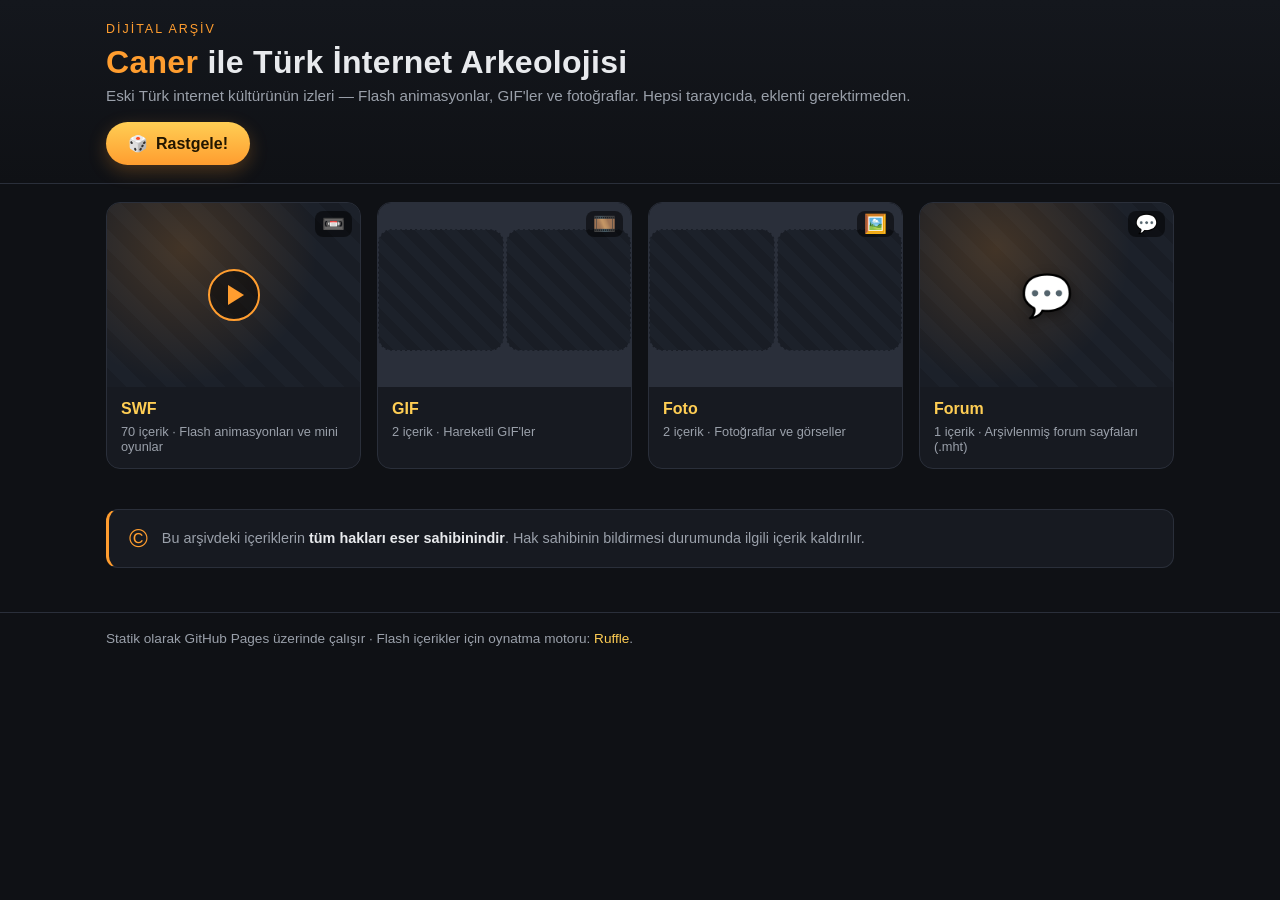
<file: index.html>
<!DOCTYPE html>
<html lang="tr">
  <head>
    <meta charset="utf-8" />
    <meta name="viewport" content="width=device-width, initial-scale=1, viewport-fit=cover" />
    <title>Caner ile Türk İnternet Arkeolojisi</title>
    <meta
      name="description"
      content="Eski Türk internet kültürünün dijital arşivi: SWF (Flash), GIF ve fotoğraf koleksiyonları. Tarayıcıda, eklentisiz."
    />
    <meta name="theme-color" content="#0f1115" />
    <meta property="og:title" content="Caner ile Türk İnternet Arkeolojisi" />
    <meta
      property="og:description"
      content="Eski Türk internet kültürünün dijital arşivi: SWF, GIF ve fotoğraf."
    />
    <meta property="og:type" content="website" />
    <link rel="stylesheet" href="assets/style.css" />
    <link
      rel="icon"
      href="data:image/svg+xml,%3Csvg xmlns='http://www.w3.org/2000/svg' viewBox='0 0 100 100'%3E%3Ctext y='.9em' font-size='90'%3E%F0%9F%97%BF%3C/text%3E%3C/svg%3E"
    />
  </head>
  <body>
    <header class="site-header">
      <div class="container">
        <p class="kicker">Dijital Arşiv</p>
        <h1><span class="name">Caner</span> ile Türk İnternet Arkeolojisi</h1>
        <p>
          Eski Türk internet kültürünün izleri — Flash animasyonlar, GIF'ler ve
          fotoğraflar. Hepsi tarayıcıda, eklenti gerektirmeden.
        </p>
        <button class="random-btn" id="randomBtn" type="button">
          <span aria-hidden="true">🎲</span> Rastgele!
        </button>
      </div>
    </header>

    <main class="container">
      <div class="grid home-cats" id="cats">
        <!-- Kategori önizleme kutuları landing.js tarafından oluşturulur -->
      </div>

      <section class="copyright-note" aria-label="Telif hakkı bilgisi">
        <span class="ico" aria-hidden="true">©</span>
        <p>
          Bu arşivdeki içeriklerin <strong>tüm hakları eser sahibinindir</strong>.
          Hak sahibinin bildirmesi durumunda ilgili içerik kaldırılır.
        </p>
      </section>
    </main>

    <footer class="site-footer">
      <div class="container">
        Statik olarak GitHub Pages üzerinde çalışır · Flash içerikler için oynatma
        motoru: <a href="https://ruffle.rs" rel="noopener" target="_blank">Ruffle</a>.
      </div>
    </footer>

    <script src="ruffle/ruffle.js"></script>
    <script src="assets/manifest.js"></script>
    <script src="assets/modal.js" defer></script>
    <script src="assets/landing.js" defer></script>
  </body>
</html>
</file>
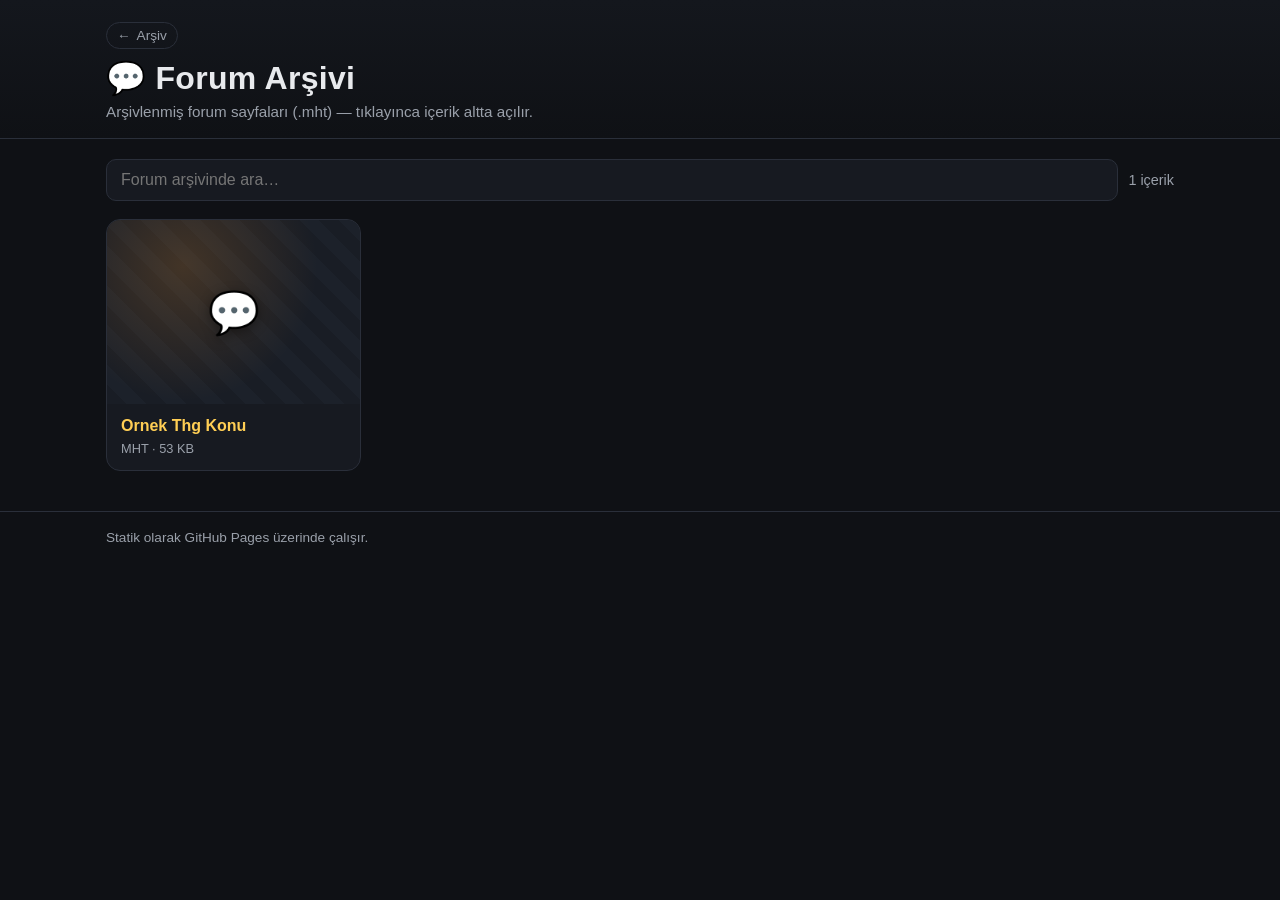
<file: forum.html>
<!DOCTYPE html>
<html lang="tr">
  <head>
    <meta charset="utf-8" />
    <meta name="viewport" content="width=device-width, initial-scale=1, viewport-fit=cover" />
    <title>Forum Arşivi — Caner ile Türk İnternet Arkeolojisi</title>
    <meta name="description" content="Arşivlenmiş forum sayfaları (.mht) — tarayıcıda görüntülenir." />
    <meta name="theme-color" content="#0f1115" />
    <link rel="stylesheet" href="assets/style.css" />
    <link
      rel="icon"
      href="data:image/svg+xml,%3Csvg xmlns='http://www.w3.org/2000/svg' viewBox='0 0 100 100'%3E%3Ctext y='.9em' font-size='90'%3E%F0%9F%92%AC%3C/text%3E%3C/svg%3E"
    />
  </head>
  <body data-category="forum_thg_tr">
    <header class="site-header">
      <div class="container">
        <div class="brandline">
          <a class="home-link" href="index.html"><span aria-hidden="true">←</span> Arşiv</a>
        </div>
        <h1 style="margin-top: 10px"><span class="flash">💬</span> Forum Arşivi</h1>
        <p>Arşivlenmiş forum sayfaları (.mht) — tıklayınca içerik altta açılır.</p>
      </div>
    </header>

    <main class="container">
      <div class="toolbar">
        <div class="search">
          <input id="search" type="search" placeholder="Forum arşivinde ara…" autocomplete="off" aria-label="Ara" />
        </div>
        <span class="count-pill" id="count"></span>
      </div>

      <div class="grid" id="grid" hidden></div>

      <div class="empty" id="empty" hidden>
        <h2>Henüz içerik yok</h2>
        <p><code>arsiv/forum_thg_tr/</code> klasörüne <code>.mht</code> dosyaları ekleyin; liste otomatik güncellenir.</p>
      </div>

      <div class="empty" id="error" hidden>
        <h2>Liste yüklenemedi</h2>
        <p><code>manifest.json</code> bulunamadı. <code>node scripts/generate-manifest.mjs</code> komutunu çalıştırın.</p>
      </div>
    </main>

    <footer class="site-footer">
      <div class="container">Statik olarak GitHub Pages üzerinde çalışır.</div>
    </footer>

    <script src="assets/manifest.js"></script>
    <script src="assets/gallery.js" defer></script>
  </body>
</html>
</file>
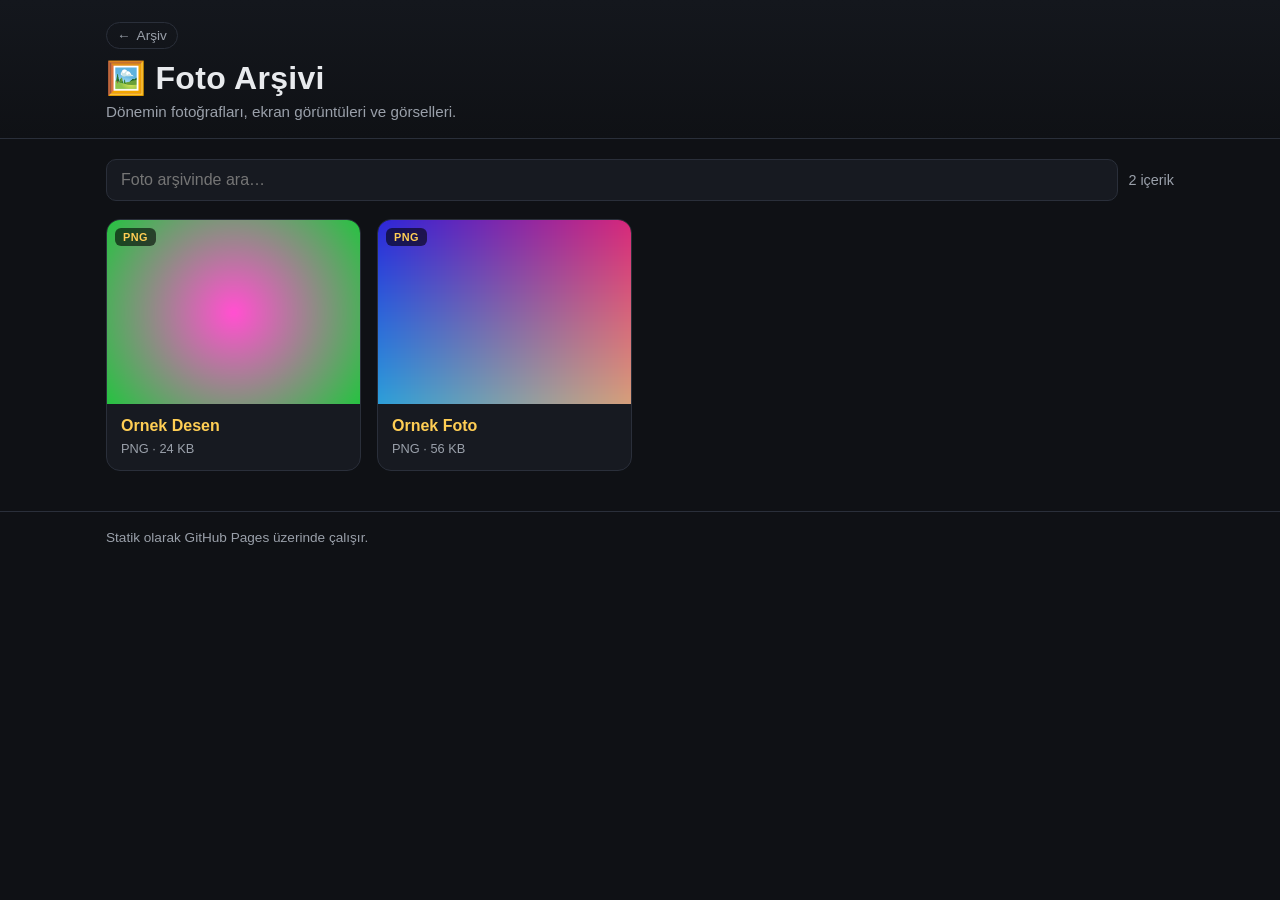
<file: foto.html>
<!DOCTYPE html>
<html lang="tr">
  <head>
    <meta charset="utf-8" />
    <meta name="viewport" content="width=device-width, initial-scale=1, viewport-fit=cover" />
    <title>Foto Arşivi — Caner ile Türk İnternet Arkeolojisi</title>
    <meta name="description" content="Dönemin fotoğrafları, ekran görüntüleri ve görselleri." />
    <meta name="theme-color" content="#0f1115" />
    <link rel="stylesheet" href="assets/style.css" />
    <link
      rel="icon"
      href="data:image/svg+xml,%3Csvg xmlns='http://www.w3.org/2000/svg' viewBox='0 0 100 100'%3E%3Ctext y='.9em' font-size='90'%3E%F0%9F%96%BC%3C/text%3E%3C/svg%3E"
    />
  </head>
  <body data-category="foto">
    <header class="site-header">
      <div class="container">
        <div class="brandline">
          <a class="home-link" href="index.html"><span aria-hidden="true">←</span> Arşiv</a>
        </div>
        <h1 style="margin-top: 10px"><span class="flash">🖼️</span> Foto Arşivi</h1>
        <p>Dönemin fotoğrafları, ekran görüntüleri ve görselleri.</p>
      </div>
    </header>

    <main class="container">
      <div class="toolbar">
        <div class="search">
          <input id="search" type="search" placeholder="Foto arşivinde ara…" autocomplete="off" aria-label="Ara" />
        </div>
        <span class="count-pill" id="count"></span>
      </div>

      <div class="grid" id="grid" hidden></div>

      <div class="empty" id="empty" hidden>
        <h2>Henüz içerik yok</h2>
        <p><code>arsiv/foto/</code> klasörüne fotoğraf (jpg, png, webp…) ekleyin; liste otomatik güncellenir.</p>
      </div>

      <div class="empty" id="error" hidden>
        <h2>Liste yüklenemedi</h2>
        <p><code>manifest.json</code> bulunamadı. <code>node scripts/generate-manifest.mjs</code> komutunu çalıştırın.</p>
      </div>
    </main>

    <footer class="site-footer">
      <div class="container">Statik olarak GitHub Pages üzerinde çalışır.</div>
    </footer>

    <script src="assets/gallery.js" defer></script>
  </body>
</html>
</file>
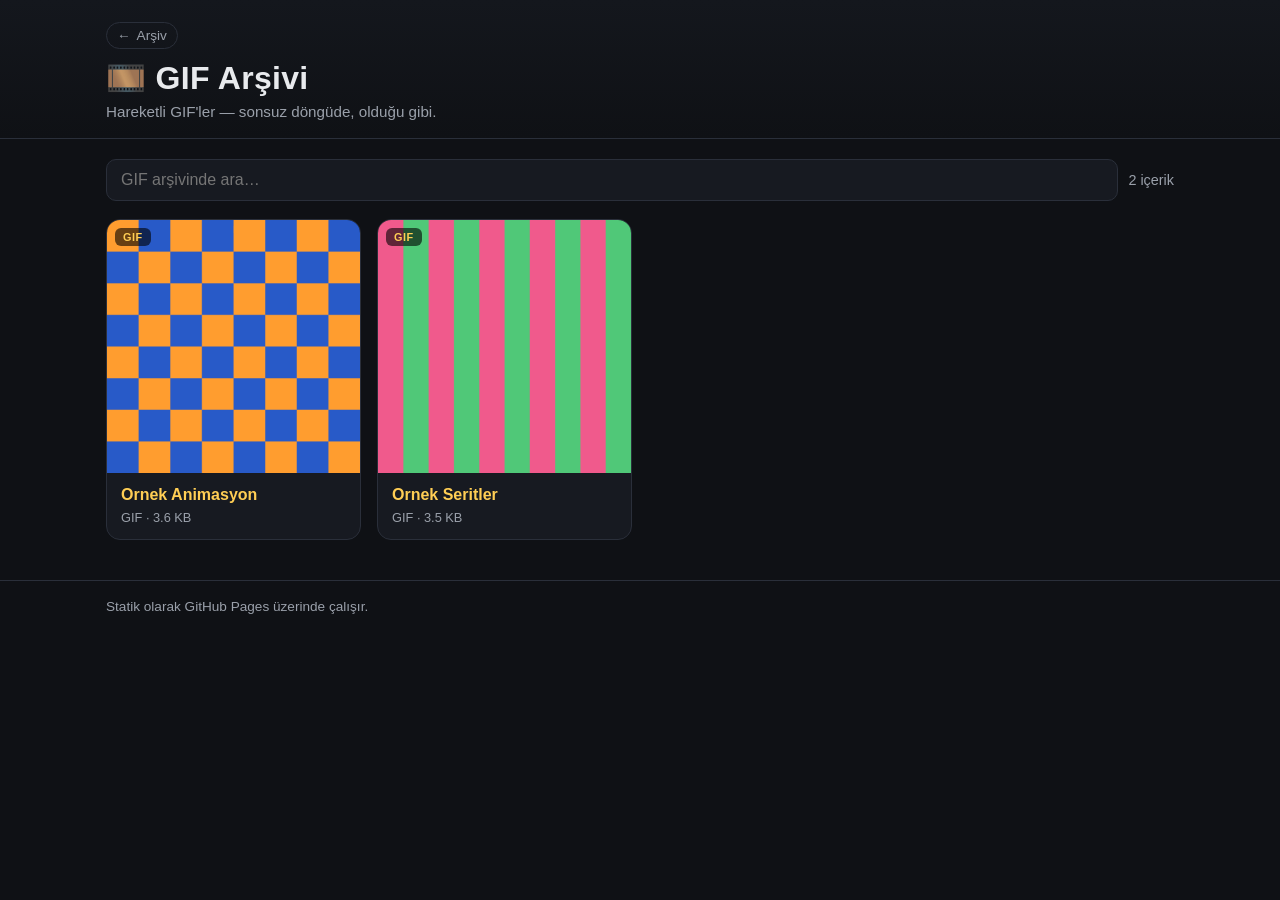
<file: gif.html>
<!DOCTYPE html>
<html lang="tr">
  <head>
    <meta charset="utf-8" />
    <meta name="viewport" content="width=device-width, initial-scale=1, viewport-fit=cover" />
    <title>GIF Arşivi — Caner ile Türk İnternet Arkeolojisi</title>
    <meta name="description" content="Eski hareketli GIF koleksiyonu — sonsuz döngüde." />
    <meta name="theme-color" content="#0f1115" />
    <link rel="stylesheet" href="assets/style.css" />
    <link
      rel="icon"
      href="data:image/svg+xml,%3Csvg xmlns='http://www.w3.org/2000/svg' viewBox='0 0 100 100'%3E%3Ctext y='.9em' font-size='90'%3E%F0%9F%8E%9E%3C/text%3E%3C/svg%3E"
    />
  </head>
  <body data-category="gif">
    <header class="site-header">
      <div class="container">
        <div class="brandline">
          <a class="home-link" href="index.html"><span aria-hidden="true">←</span> Arşiv</a>
        </div>
        <h1 style="margin-top: 10px"><span class="flash">🎞️</span> GIF Arşivi</h1>
        <p>Hareketli GIF'ler — sonsuz döngüde, olduğu gibi.</p>
      </div>
    </header>

    <main class="container">
      <div class="toolbar">
        <div class="search">
          <input id="search" type="search" placeholder="GIF arşivinde ara…" autocomplete="off" aria-label="Ara" />
        </div>
        <span class="count-pill" id="count"></span>
      </div>

      <div class="grid" id="grid" hidden></div>

      <div class="empty" id="empty" hidden>
        <h2>Henüz içerik yok</h2>
        <p><code>arsiv/gif/</code> klasörüne <code>.gif</code> dosyaları ekleyin; liste otomatik güncellenir.</p>
      </div>

      <div class="empty" id="error" hidden>
        <h2>Liste yüklenemedi</h2>
        <p><code>manifest.json</code> bulunamadı. <code>node scripts/generate-manifest.mjs</code> komutunu çalıştırın.</p>
      </div>
    </main>

    <footer class="site-footer">
      <div class="container">Statik olarak GitHub Pages üzerinde çalışır.</div>
    </footer>

    <script src="assets/gallery.js" defer></script>
  </body>
</html>
</file>
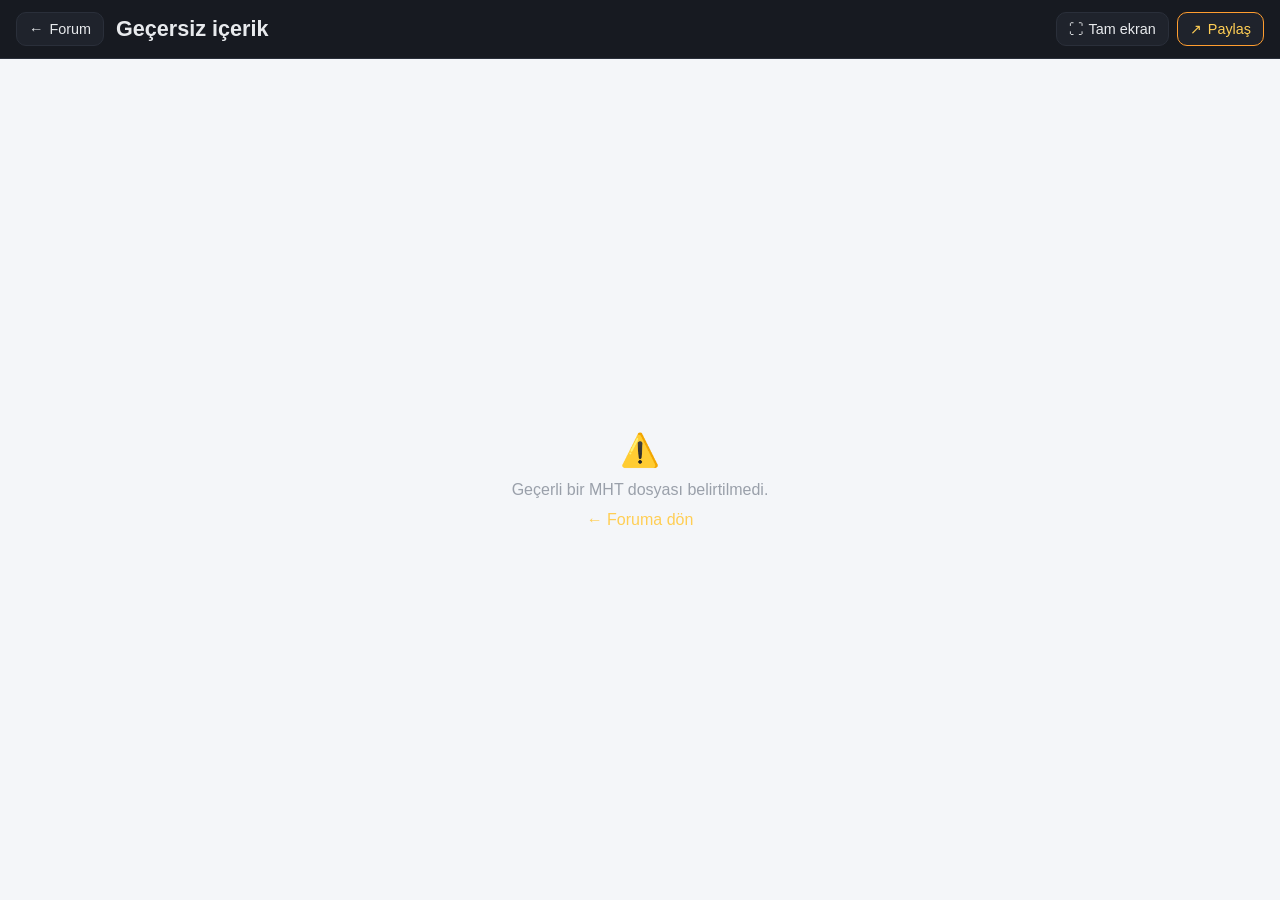
<file: mht.html>
<!DOCTYPE html>
<html lang="tr">
  <head>
    <meta charset="utf-8" />
    <meta name="viewport" content="width=device-width, initial-scale=1, viewport-fit=cover" />
    <title>Forum Görüntüleyici — Caner ile Türk İnternet Arkeolojisi</title>
    <meta name="theme-color" content="#171a21" />
    <link rel="stylesheet" href="assets/style.css" />
    <link
      rel="icon"
      href="data:image/svg+xml,%3Csvg xmlns='http://www.w3.org/2000/svg' viewBox='0 0 100 100'%3E%3Ctext y='.9em' font-size='90'%3E%F0%9F%92%AC%3C/text%3E%3C/svg%3E"
    />
  </head>
  <body class="player-page">
    <!-- İçerik adı en üstte -->
    <header class="player-header">
      <a class="back" id="backLink" href="forum.html" title="Foruma dön">
        <span aria-hidden="true">←</span><span class="label">Forum</span>
      </a>
      <div class="title-wrap">
        <h1 id="title">Yükleniyor…</h1>
      </div>
      <div class="controls">
        <button class="icon-btn" id="fsBtn" type="button" title="Tam ekran">
          <span aria-hidden="true">⛶</span><span class="label">Tam ekran</span>
        </button>
        <button class="icon-btn primary" id="shareBtn" type="button" title="Paylaş">
          <span aria-hidden="true">↗</span><span class="label">Paylaş</span>
        </button>
      </div>
    </header>

    <div class="share-row" id="shareRow">
      <input id="shareUrl" type="text" readonly aria-label="Paylaşım bağlantısı" />
      <button class="icon-btn primary" id="copyBtn" type="button">Kopyala</button>
    </div>

    <!-- İçerik, altta ayrı bir çerçevede -->
    <div class="stage mht-stage" id="stage">
      <div class="stage-message" id="stageMsg">
        <div class="spinner"></div>
        <div>İçerik çözümleniyor…</div>
      </div>
    </div>

    <div class="toast" id="toast"></div>

    <script src="assets/manifest.js"></script>
    <script src="assets/mht.js" defer></script>
  </body>
</html>
</file>
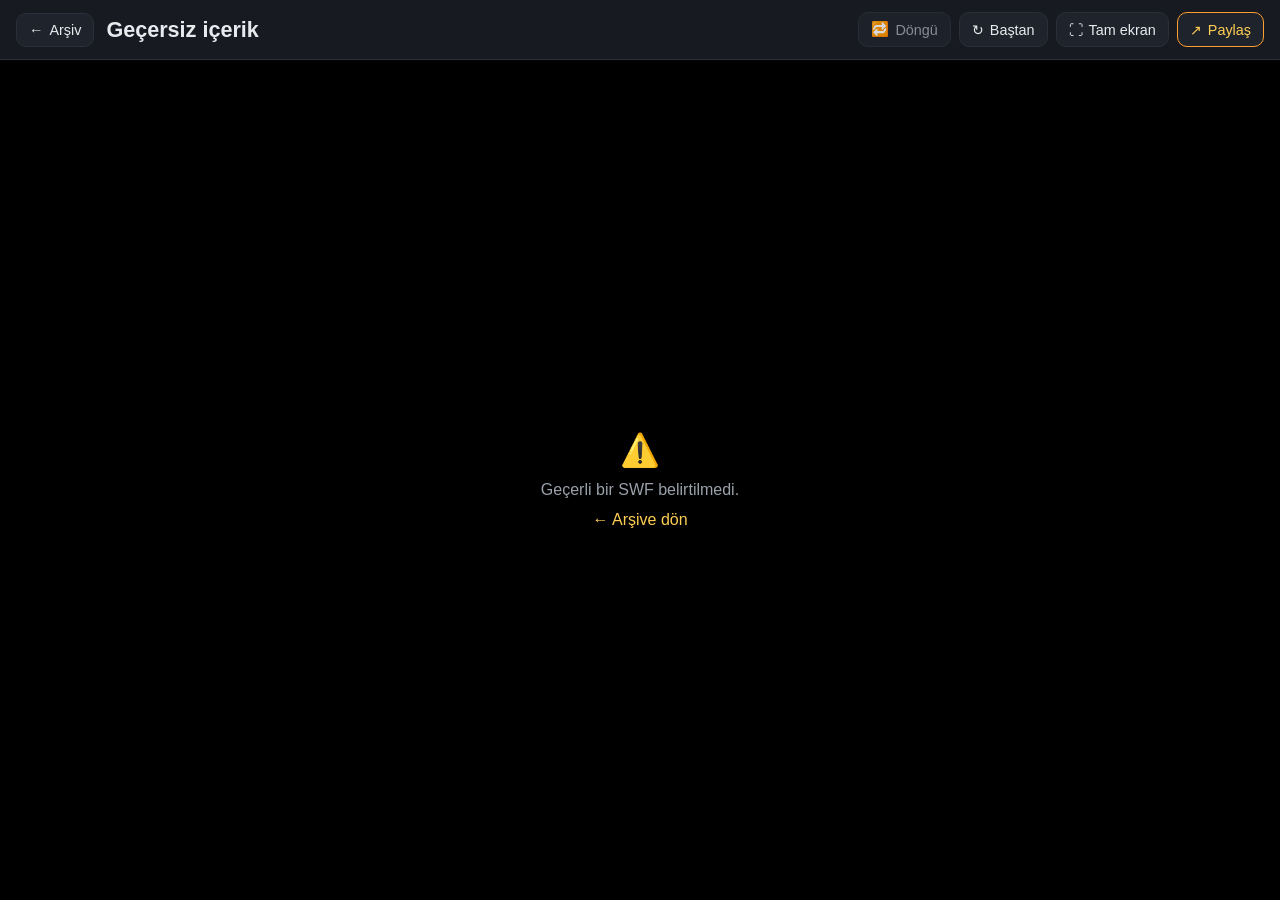
<file: player.html>
<!DOCTYPE html>
<html lang="tr">
  <head>
    <meta charset="utf-8" />
    <meta name="viewport" content="width=device-width, initial-scale=1, viewport-fit=cover" />
    <title>Oynatıcı — SWF Arşivi</title>
    <meta name="theme-color" content="#171a21" />
    <link rel="stylesheet" href="assets/style.css" />
    <link
      rel="icon"
      href="data:image/svg+xml,%3Csvg xmlns='http://www.w3.org/2000/svg' viewBox='0 0 100 100'%3E%3Ctext y='.9em' font-size='90'%3E%F0%9F%92%BE%3C/text%3E%3C/svg%3E"
    />
  </head>
  <body class="player-page">
    <!-- İçerik adı en üstte -->
    <header class="player-header">
      <a class="back" href="index.html" title="Arşive dön">
        <span aria-hidden="true">←</span><span class="label">Arşiv</span>
      </a>
      <div class="title-wrap">
        <h1 id="title">Yükleniyor…</h1>
      </div>
      <div class="controls">
        <span class="icon-btn" id="loopBadge" title="İçerik döngüde oynatılır" aria-hidden="true">
          <span>🔁</span><span class="label">Döngü</span>
        </span>
        <button class="icon-btn" id="replayBtn" type="button" title="Baştan oynat">
          <span aria-hidden="true">↻</span><span class="label">Baştan</span>
        </button>
        <button class="icon-btn" id="fsBtn" type="button" title="Tam ekran">
          <span aria-hidden="true">⛶</span><span class="label">Tam ekran</span>
        </button>
        <button class="icon-btn primary" id="shareBtn" type="button" title="Paylaş">
          <span aria-hidden="true">↗</span><span class="label">Paylaş</span>
        </button>
      </div>
    </header>

    <!-- Paylaşım satırı -->
    <div class="share-row" id="shareRow">
      <input id="shareUrl" type="text" readonly aria-label="Paylaşım bağlantısı" />
      <button class="icon-btn primary" id="copyBtn" type="button">Kopyala</button>
    </div>

    <!-- İçerik tam sayfa -->
    <div class="stage" id="stage">
      <div class="stage-message" id="stageMsg">
        <div class="spinner"></div>
        <div>İçerik yükleniyor…</div>
      </div>
    </div>

    <div class="toast" id="toast"></div>

    <script src="ruffle/ruffle.js"></script>
    <script src="assets/player.js" defer></script>
  </body>
</html>
</file>
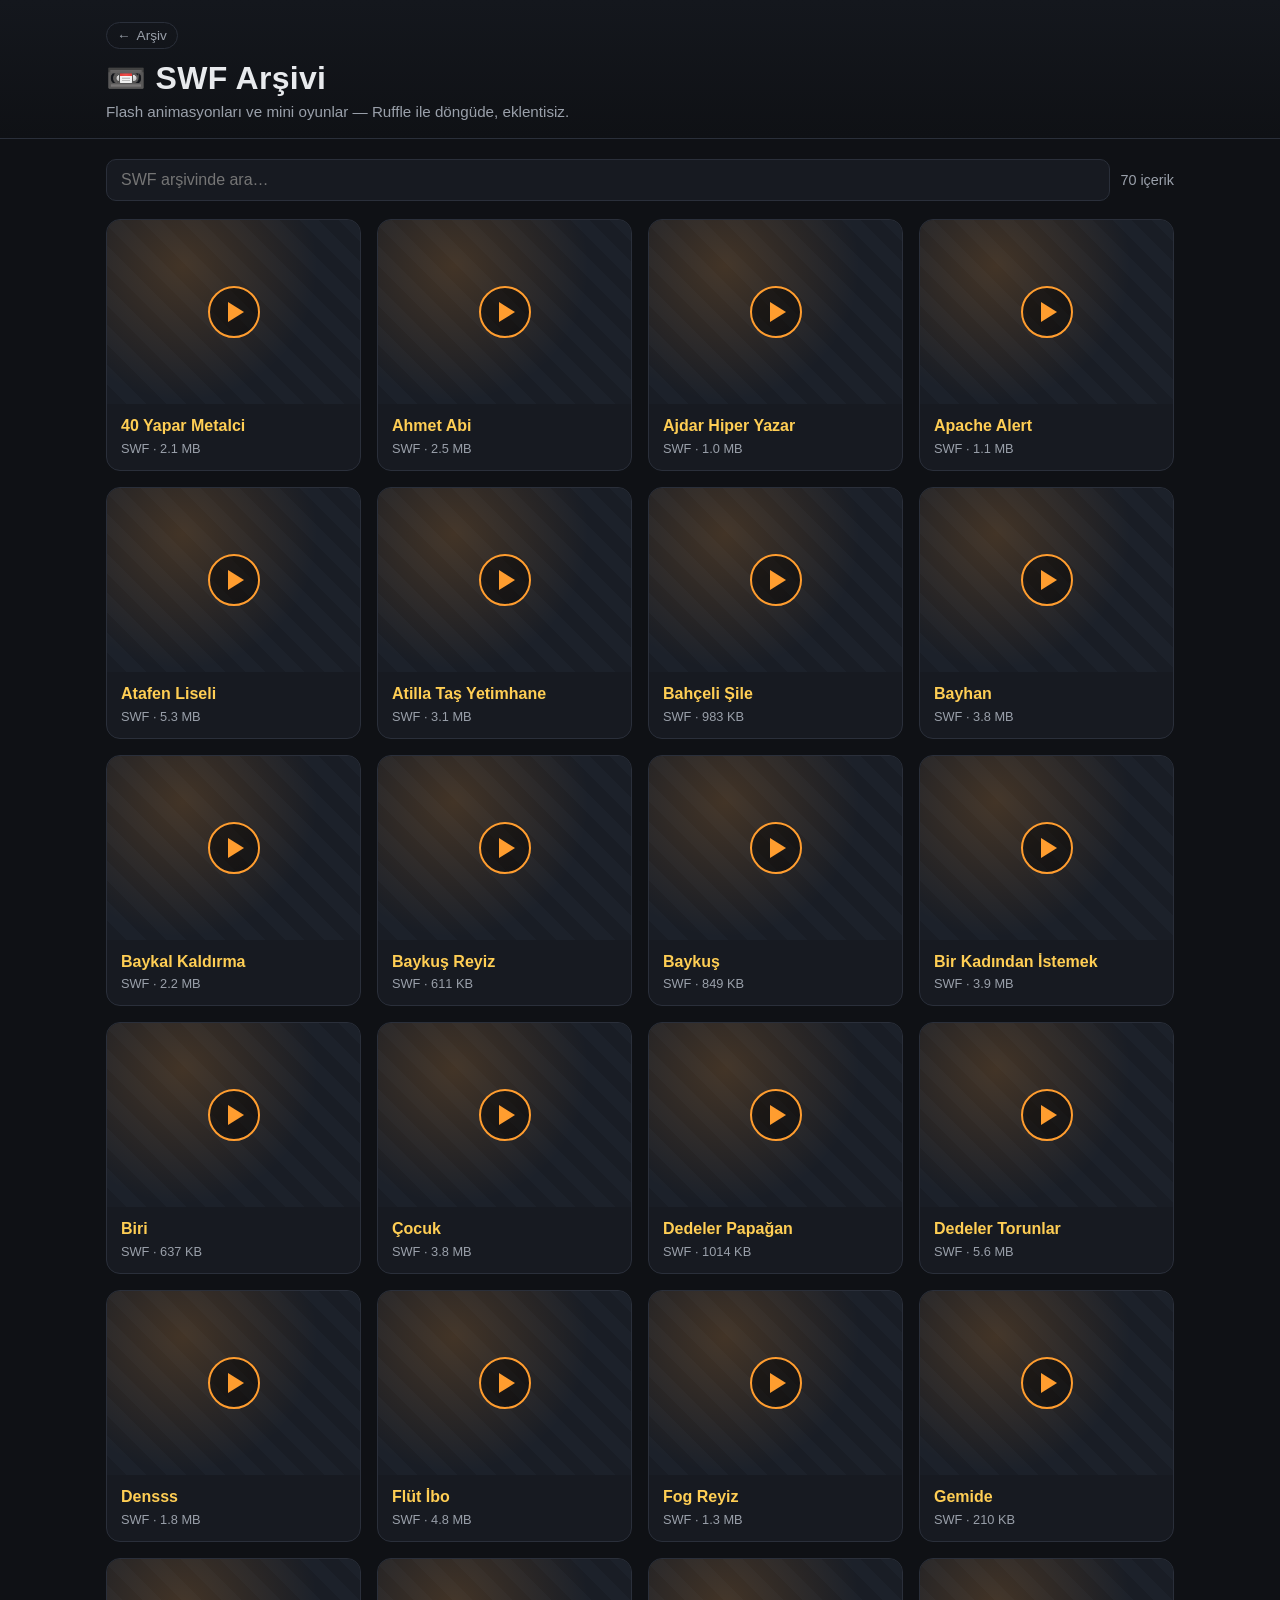
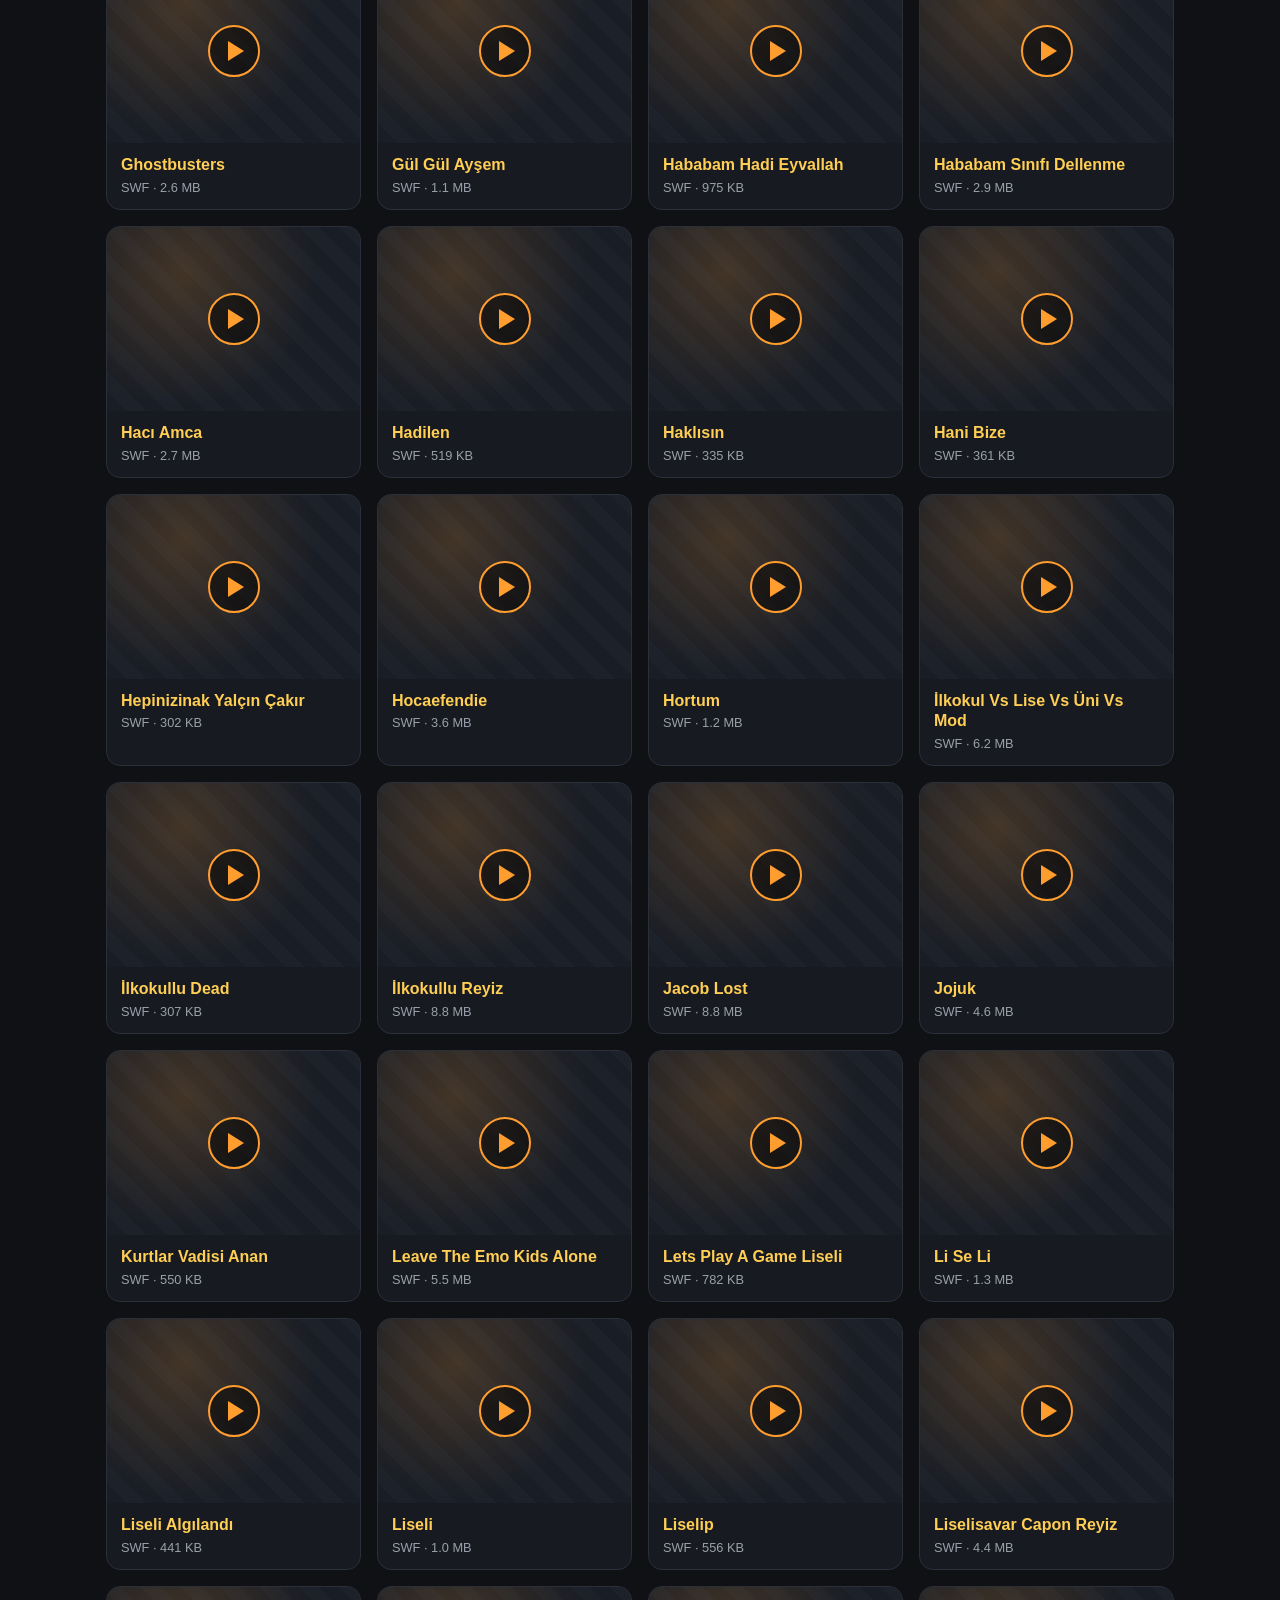
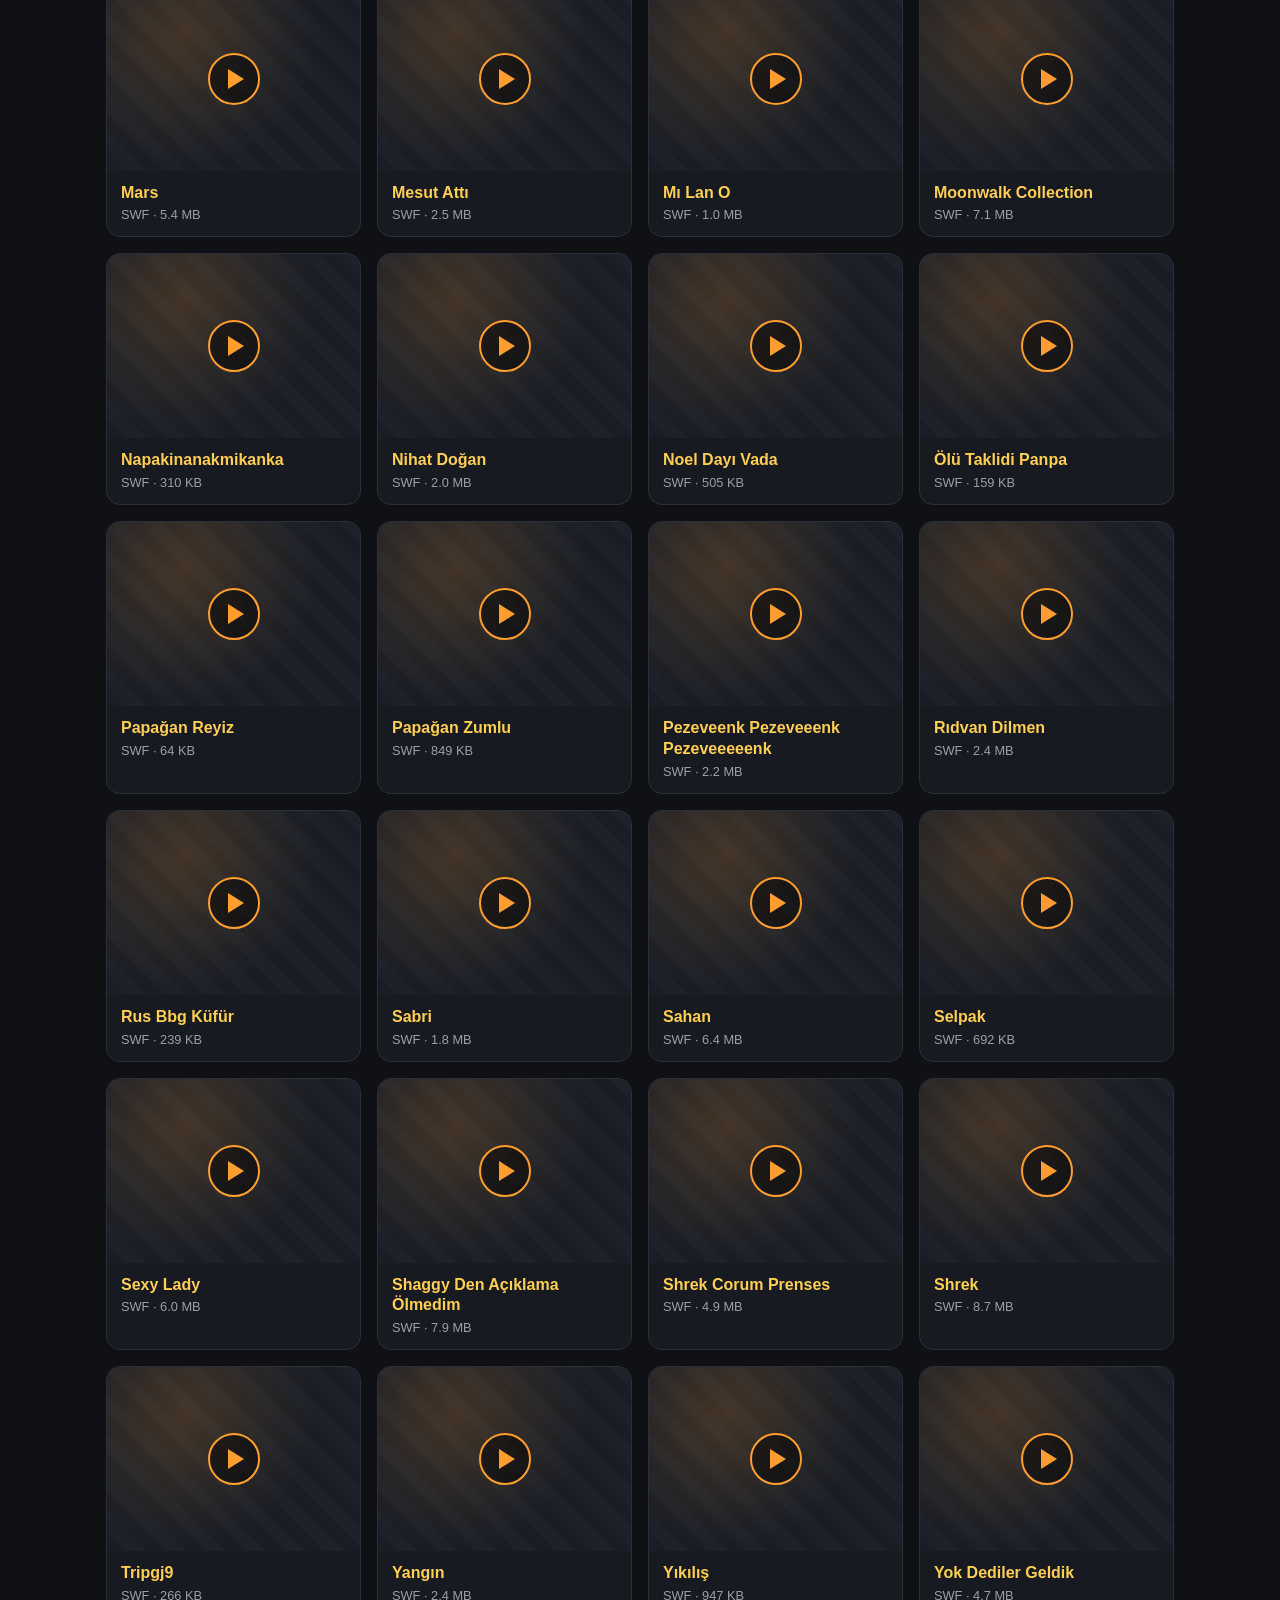
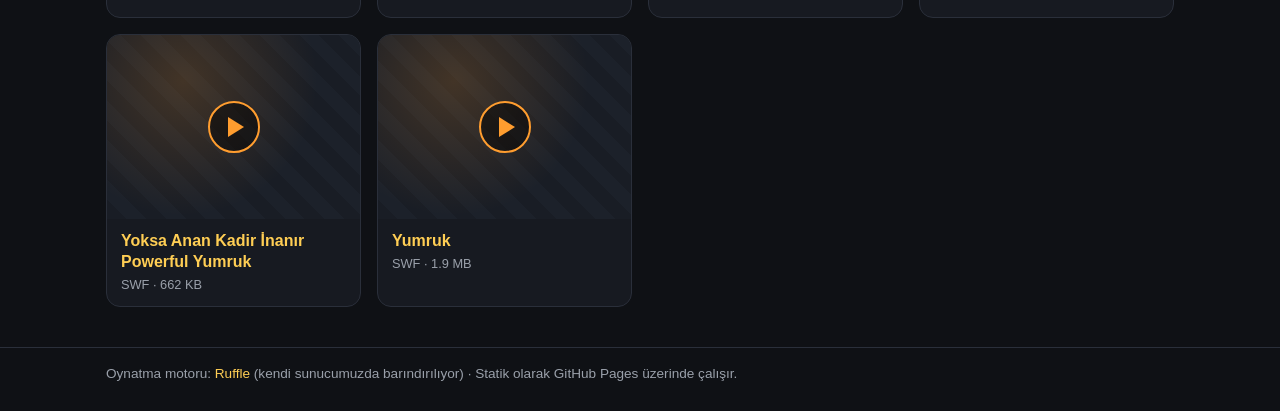
<file: swf.html>
<!DOCTYPE html>
<html lang="tr">
  <head>
    <meta charset="utf-8" />
    <meta name="viewport" content="width=device-width, initial-scale=1, viewport-fit=cover" />
    <title>SWF Arşivi — Caner ile Türk İnternet Arkeolojisi</title>
    <meta name="description" content="Eski Flash (SWF) içeriklerini tarayıcıda, eklenti olmadan oynatın." />
    <meta name="theme-color" content="#0f1115" />
    <link rel="stylesheet" href="assets/style.css" />
    <link
      rel="icon"
      href="data:image/svg+xml,%3Csvg xmlns='http://www.w3.org/2000/svg' viewBox='0 0 100 100'%3E%3Ctext y='.9em' font-size='90'%3E%F0%9F%93%BC%3C/text%3E%3C/svg%3E"
    />
  </head>
  <body data-category="swf">
    <header class="site-header">
      <div class="container">
        <div class="brandline">
          <a class="home-link" href="index.html"><span aria-hidden="true">←</span> Arşiv</a>
        </div>
        <h1 style="margin-top: 10px"><span class="flash">📼</span> SWF Arşivi</h1>
        <p>Flash animasyonları ve mini oyunlar — Ruffle ile döngüde, eklentisiz.</p>
      </div>
    </header>

    <main class="container">
      <div class="toolbar">
        <div class="search">
          <input id="search" type="search" placeholder="SWF arşivinde ara…" autocomplete="off" aria-label="Ara" />
        </div>
        <span class="count-pill" id="count"></span>
      </div>

      <div class="grid" id="grid" hidden></div>

      <div class="empty" id="empty" hidden>
        <h2>Henüz içerik yok</h2>
        <p><code>arsiv/swf/</code> klasörüne <code>.swf</code> dosyaları ekleyin; liste otomatik güncellenir.</p>
      </div>

      <div class="empty" id="error" hidden>
        <h2>Liste yüklenemedi</h2>
        <p><code>manifest.json</code> bulunamadı. <code>node scripts/generate-manifest.mjs</code> komutunu çalıştırın.</p>
      </div>
    </main>

    <footer class="site-footer">
      <div class="container">
        Oynatma motoru: <a href="https://ruffle.rs" rel="noopener" target="_blank">Ruffle</a>
        (kendi sunucumuzda barındırılıyor) · Statik olarak GitHub Pages üzerinde çalışır.
      </div>
    </footer>

    <script src="ruffle/ruffle.js"></script>
    <script src="assets/manifest.js"></script>
    <script src="assets/modal.js" defer></script>
    <script src="assets/gallery.js" defer></script>
  </body>
</html>
</file>
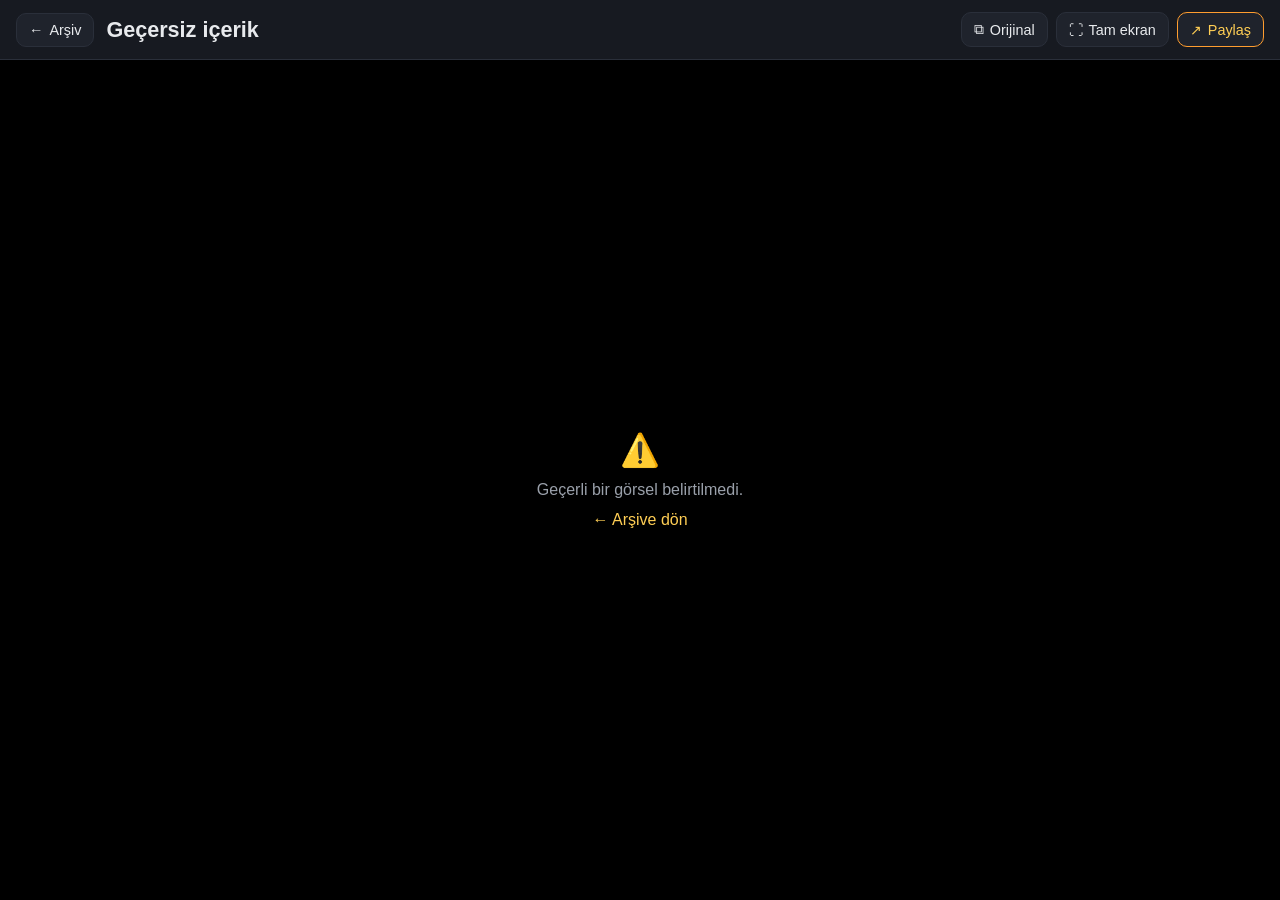
<file: viewer.html>
<!DOCTYPE html>
<html lang="tr">
  <head>
    <meta charset="utf-8" />
    <meta name="viewport" content="width=device-width, initial-scale=1, viewport-fit=cover" />
    <title>Görüntüleyici — Caner ile Türk İnternet Arkeolojisi</title>
    <meta name="theme-color" content="#171a21" />
    <link rel="stylesheet" href="assets/style.css" />
    <link
      rel="icon"
      href="data:image/svg+xml,%3Csvg xmlns='http://www.w3.org/2000/svg' viewBox='0 0 100 100'%3E%3Ctext y='.9em' font-size='90'%3E%F0%9F%96%BC%3C/text%3E%3C/svg%3E"
    />
  </head>
  <body class="player-page">
    <!-- İçerik adı en üstte -->
    <header class="player-header">
      <a class="back" id="backLink" href="index.html" title="Geri">
        <span aria-hidden="true">←</span><span class="label">Arşiv</span>
      </a>
      <div class="title-wrap">
        <h1 id="title">Yükleniyor…</h1>
      </div>
      <div class="controls">
        <a class="icon-btn" id="openBtn" href="#" target="_blank" rel="noopener" title="Orijinali aç">
          <span aria-hidden="true">⧉</span><span class="label">Orijinal</span>
        </a>
        <button class="icon-btn" id="fsBtn" type="button" title="Tam ekran">
          <span aria-hidden="true">⛶</span><span class="label">Tam ekran</span>
        </button>
        <button class="icon-btn primary" id="shareBtn" type="button" title="Paylaş">
          <span aria-hidden="true">↗</span><span class="label">Paylaş</span>
        </button>
      </div>
    </header>

    <div class="share-row" id="shareRow">
      <input id="shareUrl" type="text" readonly aria-label="Paylaşım bağlantısı" />
      <button class="icon-btn primary" id="copyBtn" type="button">Kopyala</button>
    </div>

    <!-- İçerik tam sayfa -->
    <div class="stage" id="stage">
      <div class="stage-message" id="stageMsg">
        <div class="spinner"></div>
        <div>İçerik yükleniyor…</div>
      </div>
    </div>

    <div class="toast" id="toast"></div>

    <script src="assets/viewer.js" defer></script>
  </body>
</html>
</file>
<file: assets/style.css>
:root {
  --bg: #0f1115;
  --bg-elev: #171a21;
  --bg-elev-2: #1f232c;
  --border: #2a2f3a;
  --text: #e8eaed;
  --text-dim: #9aa0aa;
  --accent: #ff9d2f;
  --accent-2: #ffce54;
  --danger: #ff5b5b;
  --radius: 14px;
  --shadow: 0 6px 24px rgba(0, 0, 0, 0.35);
}

* { box-sizing: border-box; }

html, body {
  margin: 0;
  padding: 0;
  background: var(--bg);
  color: var(--text);
  font-family: -apple-system, BlinkMacSystemFont, "Segoe UI", Roboto, Helvetica,
    Arial, sans-serif;
  -webkit-text-size-adjust: 100%;
}

body { min-height: 100vh; min-height: 100dvh; }

a { color: var(--accent-2); text-decoration: none; }
a:hover { text-decoration: underline; }

img { max-width: 100%; }

.container {
  width: 100%;
  max-width: 1100px;
  margin: 0 auto;
  padding: 0 16px;
}

/* ---------- Site header ---------- */
.site-header {
  border-bottom: 1px solid var(--border);
  background: linear-gradient(180deg, #14171d, var(--bg));
  padding: 22px 0 18px;
}
.site-header .brandline {
  display: flex;
  align-items: center;
  gap: 10px;
  flex-wrap: wrap;
}
.site-header .home-link {
  display: inline-flex;
  align-items: center;
  gap: 6px;
  color: var(--text-dim);
  font-size: 0.85rem;
  padding: 5px 10px;
  border: 1px solid var(--border);
  border-radius: 999px;
}
.site-header .home-link:hover { border-color: var(--accent); text-decoration: none; color: var(--text); }
.site-header h1 {
  margin: 0;
  font-size: clamp(1.4rem, 4vw, 2rem);
  letter-spacing: 0.3px;
}
.site-header h1 .flash {
  color: var(--accent);
}
.site-header p {
  margin: 6px 0 0;
  color: var(--text-dim);
  font-size: 0.95rem;
}

/* ---------- Landing header extras ---------- */
.site-header .kicker {
  color: var(--accent);
  font-size: 0.78rem;
  letter-spacing: 2px;
  text-transform: uppercase;
  margin: 0 0 8px;
}
.site-header h1 .name { color: var(--accent); }

/* ---------- Landing category preview boxes ---------- */
.home-cats {
  grid-template-columns: repeat(auto-fit, minmax(260px, 1fr));
}
.cat-card .meta .cat-name {
  font-size: 1.2rem;
}
/* 2x2 küçük önizleme ızgarası (gif / foto) */
.preview-grid {
  position: absolute;
  inset: 0;
  display: grid;
  grid-template-columns: 1fr 1fr;
  grid-template-rows: 1fr 1fr;
  gap: 2px;
  background: var(--border);
}
.preview-grid .tile {
  overflow: hidden;
  background: #0a0c10;
}
.preview-grid .tile img {
  width: 100%;
  height: 100%;
  object-fit: cover;
  display: block;
}
.preview-grid .tile.empty {
  background: repeating-linear-gradient(45deg, #191d25 0 10px, #1c212a 10px 20px);
}
.cat-emoji {
  position: absolute;
  top: 8px;
  right: 8px;
  z-index: 2;
  font-size: 1.15rem;
  line-height: 1;
  padding: 4px 7px;
  border-radius: 8px;
  background: rgba(0, 0, 0, 0.5);
}

/* ---------- Random button ---------- */
.random-btn {
  margin-top: 18px;
  display: inline-flex;
  align-items: center;
  gap: 8px;
  padding: 12px 22px;
  font-size: 1rem;
  font-weight: 700;
  color: #221600;
  background: linear-gradient(180deg, var(--accent-2), var(--accent));
  border: none;
  border-radius: 999px;
  cursor: pointer;
  box-shadow: 0 6px 18px rgba(255, 157, 47, 0.25);
  transition: transform 0.12s ease, box-shadow 0.12s ease;
}
.random-btn:hover {
  transform: translateY(-2px);
  box-shadow: 0 10px 26px rgba(255, 157, 47, 0.35);
}
.random-btn:active { transform: translateY(0); }
.random-btn:disabled {
  opacity: 0.5;
  cursor: not-allowed;
  box-shadow: none;
}

/* ---------- In-page SWF modal ---------- */
.swf-modal {
  position: fixed;
  inset: 0;
  z-index: 100;
  display: none;
  flex-direction: column;
  background: rgba(0, 0, 0, 0.92);
  backdrop-filter: blur(4px);
}
.swf-modal.open { display: flex; }
.swf-modal-bar {
  flex: 0 0 auto;
  display: flex;
  align-items: center;
  gap: 12px;
  padding: 12px 16px;
  border-bottom: 1px solid var(--border);
  background: var(--bg-elev);
}
.swf-modal-title {
  flex: 1 1 auto;
  min-width: 0;
  font-weight: 600;
  font-size: clamp(1rem, 3.2vw, 1.3rem);
  white-space: nowrap;
  overflow: hidden;
  text-overflow: ellipsis;
}
.swf-modal-controls {
  flex: 0 0 auto;
  display: flex;
  gap: 8px;
}
.swf-modal-stage {
  flex: 1 1 auto;
  min-height: 0;
  background: #000;
  display: flex;
  align-items: center;
  justify-content: center;
}
.swf-modal-stage ruffle-player,
.swf-modal-stage ruffle-embed {
  width: 100% !important;
  height: 100% !important;
}
.swf-modal-msg {
  color: var(--text-dim);
  padding: 24px;
  text-align: center;
}

/* ---------- Copyright notice (home) ---------- */
.copyright-note {
  display: flex;
  align-items: center;
  gap: 14px;
  margin: 8px 0 44px;
  padding: 16px 20px;
  background: var(--bg-elev);
  border: 1px solid var(--border);
  border-left: 3px solid var(--accent);
  border-radius: 12px;
}
.copyright-note .ico {
  flex: 0 0 auto;
  font-size: 1.6rem;
  color: var(--accent);
  line-height: 1;
}
.copyright-note p {
  margin: 0;
  color: var(--text-dim);
  font-size: 0.9rem;
  line-height: 1.5;
}
.copyright-note strong { color: var(--text); }

/* ---------- Toolbar ---------- */
.toolbar {
  display: flex;
  gap: 10px;
  flex-wrap: wrap;
  align-items: center;
  margin: 20px 0 10px;
}
.search {
  flex: 1 1 220px;
  min-width: 0;
}
.search input {
  width: 100%;
  padding: 11px 14px;
  border-radius: 10px;
  border: 1px solid var(--border);
  background: var(--bg-elev);
  color: var(--text);
  font-size: 1rem;
}
.search input:focus {
  outline: 2px solid var(--accent);
  outline-offset: 0;
}
.count-pill {
  color: var(--text-dim);
  font-size: 0.9rem;
  white-space: nowrap;
}

/* ---------- Gallery grid ---------- */
.grid {
  display: grid;
  grid-template-columns: repeat(auto-fill, minmax(220px, 1fr));
  gap: 16px;
  margin: 18px 0 40px;
}

.card {
  display: flex;
  flex-direction: column;
  background: var(--bg-elev);
  border: 1px solid var(--border);
  border-radius: var(--radius);
  overflow: hidden;
  transition: transform 0.12s ease, border-color 0.12s ease;
}
.card:hover {
  transform: translateY(-3px);
  border-color: var(--accent);
  text-decoration: none;
}
.card .thumb {
  aspect-ratio: 11 / 8;
  background:
    radial-gradient(circle at 30% 25%, rgba(255, 157, 47, 0.18), transparent 60%),
    repeating-linear-gradient(45deg, #191d25 0 14px, #1c212a 14px 28px);
  display: flex;
  align-items: center;
  justify-content: center;
  position: relative;
}
.card .thumb .play-glyph {
  width: 52px;
  height: 52px;
  border-radius: 50%;
  background: rgba(0, 0, 0, 0.45);
  border: 2px solid var(--accent);
  display: flex;
  align-items: center;
  justify-content: center;
}
.card .thumb .play-glyph::after {
  content: "";
  border-style: solid;
  border-width: 10px 0 10px 16px;
  border-color: transparent transparent transparent var(--accent);
  margin-left: 4px;
}
/* Image thumbnails (gif / foto) fill the thumb area */
.card .thumb.image {
  background: #0a0c10;
}
.card .thumb.image img {
  width: 100%;
  height: 100%;
  object-fit: cover;
  display: block;
}
.card .thumb .badge {
  position: absolute;
  top: 8px;
  left: 8px;
  font-size: 0.68rem;
  font-weight: 700;
  letter-spacing: 0.5px;
  padding: 3px 8px;
  border-radius: 6px;
  background: rgba(0, 0, 0, 0.6);
  color: var(--accent-2);
  text-transform: uppercase;
}
/* Document/forum (.mht) thumbnail glyph */
.card .thumb .doc-glyph,
.category-card .thumb .doc-glyph {
  font-size: 2.6rem;
  filter: drop-shadow(0 3px 6px rgba(0, 0, 0, 0.4));
}

.card .meta {
  padding: 12px 14px 14px;
}
.card .meta .title {
  font-weight: 600;
  font-size: 1rem;
  line-height: 1.3;
  word-break: break-word;
}
.card .meta .sub {
  margin-top: 4px;
  color: var(--text-dim);
  font-size: 0.8rem;
}

/* ---------- Empty state ---------- */
.empty {
  text-align: center;
  color: var(--text-dim);
  padding: 60px 20px;
  border: 1px dashed var(--border);
  border-radius: var(--radius);
  margin: 24px 0 40px;
}
.empty h2 { color: var(--text); margin: 0 0 8px; }
.empty code {
  background: var(--bg-elev-2);
  padding: 2px 6px;
  border-radius: 6px;
}

/* ---------- Footer ---------- */
.site-footer {
  border-top: 1px solid var(--border);
  color: var(--text-dim);
  font-size: 0.85rem;
  padding: 18px 0 30px;
}

/* ================= PLAYER PAGE ================= */
body.player-page {
  display: flex;
  flex-direction: column;
  height: 100vh;
  height: 100dvh;
  overflow: hidden;
}

.player-header {
  flex: 0 0 auto;
  display: flex;
  align-items: center;
  gap: 12px;
  padding: 12px 16px;
  border-bottom: 1px solid var(--border);
  background: var(--bg-elev);
  min-height: 0;
}
.player-header .back {
  flex: 0 0 auto;
  display: inline-flex;
  align-items: center;
  gap: 6px;
  padding: 8px 12px;
  border-radius: 10px;
  border: 1px solid var(--border);
  background: var(--bg-elev-2);
  color: var(--text);
  font-size: 0.9rem;
}
.player-header .back:hover { border-color: var(--accent); text-decoration: none; }
.player-header .title-wrap {
  flex: 1 1 auto;
  min-width: 0;
}
.player-header h1 {
  margin: 0;
  font-size: clamp(1rem, 3.2vw, 1.35rem);
  white-space: nowrap;
  overflow: hidden;
  text-overflow: ellipsis;
}
.player-header .controls {
  flex: 0 0 auto;
  display: flex;
  gap: 8px;
}
.icon-btn {
  display: inline-flex;
  align-items: center;
  gap: 6px;
  padding: 8px 12px;
  border-radius: 10px;
  border: 1px solid var(--border);
  background: var(--bg-elev-2);
  color: var(--text);
  font-size: 0.9rem;
  cursor: pointer;
}
.icon-btn:hover { border-color: var(--accent); }
.icon-btn.primary { border-color: var(--accent); color: var(--accent-2); }
#loopBadge {
  cursor: default;
  color: var(--text-dim);
  opacity: 0.85;
}

/* Stage: fills remaining space, movie centered & full */
.stage {
  flex: 1 1 auto;
  position: relative;
  min-height: 0;
  background: #000;
  display: flex;
  align-items: center;
  justify-content: center;
}
.stage ruffle-player,
.stage ruffle-embed {
  width: 100% !important;
  height: 100% !important;
}
.stage img.media {
  max-width: 100%;
  max-height: 100%;
  width: auto;
  height: auto;
  object-fit: contain;
  display: block;
}

/* MHT içeriği: altta ayrı çerçeve (iframe), beyaz zemin, kaydırılabilir */
.mht-stage {
  background: #f4f6f9;
  align-items: stretch;
  justify-content: stretch;
}
.stage iframe.mht-frame {
  width: 100%;
  height: 100%;
  border: 0;
  background: #fff;
  display: block;
}

.stage-message {
  position: absolute;
  inset: 0;
  display: flex;
  flex-direction: column;
  align-items: center;
  justify-content: center;
  gap: 12px;
  text-align: center;
  padding: 24px;
  color: var(--text-dim);
}
.spinner {
  width: 42px;
  height: 42px;
  border: 4px solid rgba(255, 157, 47, 0.25);
  border-top-color: var(--accent);
  border-radius: 50%;
  animation: spin 0.9s linear infinite;
}
@keyframes spin { to { transform: rotate(360deg); } }

.share-row {
  display: none;
  gap: 8px;
  align-items: center;
  padding: 10px 16px;
  border-top: 1px solid var(--border);
  background: var(--bg-elev);
  flex: 0 0 auto;
}
.share-row.open { display: flex; }
.share-row input {
  flex: 1 1 auto;
  min-width: 0;
  padding: 9px 12px;
  border-radius: 8px;
  border: 1px solid var(--border);
  background: var(--bg);
  color: var(--text);
  font-size: 0.85rem;
}

.toast {
  position: fixed;
  left: 50%;
  bottom: 24px;
  transform: translateX(-50%) translateY(20px);
  background: var(--accent);
  color: #221600;
  font-weight: 600;
  padding: 10px 18px;
  border-radius: 999px;
  opacity: 0;
  pointer-events: none;
  transition: opacity 0.2s, transform 0.2s;
  z-index: 50;
}
.toast.show { opacity: 1; transform: translateX(-50%) translateY(0); }

@media (max-width: 560px) {
  .player-header .controls .label { display: none; }
  .player-header { gap: 8px; padding: 10px 12px; }
}
</file>
